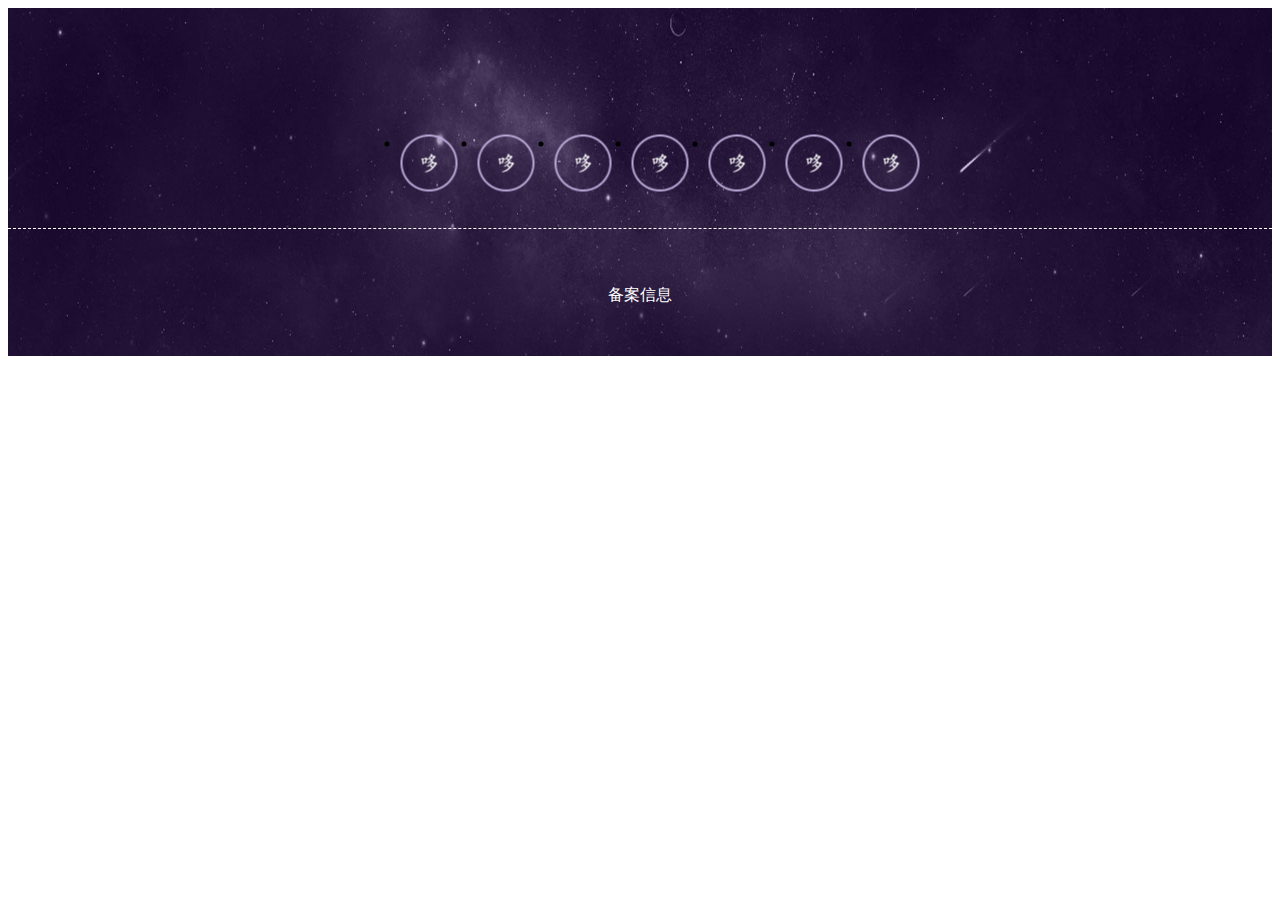
<file: footer.html>
<!DOCTYPE html>
<html>
	<head>
		<meta charset="UTF-8">
		<title></title>
		<!--<link rel="stylesheet" type="text/css" href="css/common.css"/>-->
		<link rel="stylesheet" type="text/css" href="css/footer.css">
		<!--<script src="js/jquery-1.12.4.min.js"></script>-->
		<script>
			$(function(){
				$(".music>li").each(function(k,v){
					$(v).css("background-image","url(img/images/yinyue_"+ k +".png)").click(function(){
						var aud = $("<audio autoplay='autoplay' src='music/sound0"+ k +".mp3'></audio>");
						$("body").append(aud);
						/*setTimeout(function(){
							aud.remove()
						},3000)*/
						aud.siblings("audio").remove();
					})
				})
			})
		</script>
	</head>
	<body>
		<div class="footer">
			<div class="container">
				<div class="section">
					<ul class="music clearfix">
						<li></li>
						<li></li>
						<li></li>
						<li></li>
						<li></li>
						<li></li>
						<li></li>
					</ul>
				</div>
				<p>备案信息</p>
			</div>
		</div>
	</body>
</html>
</file>
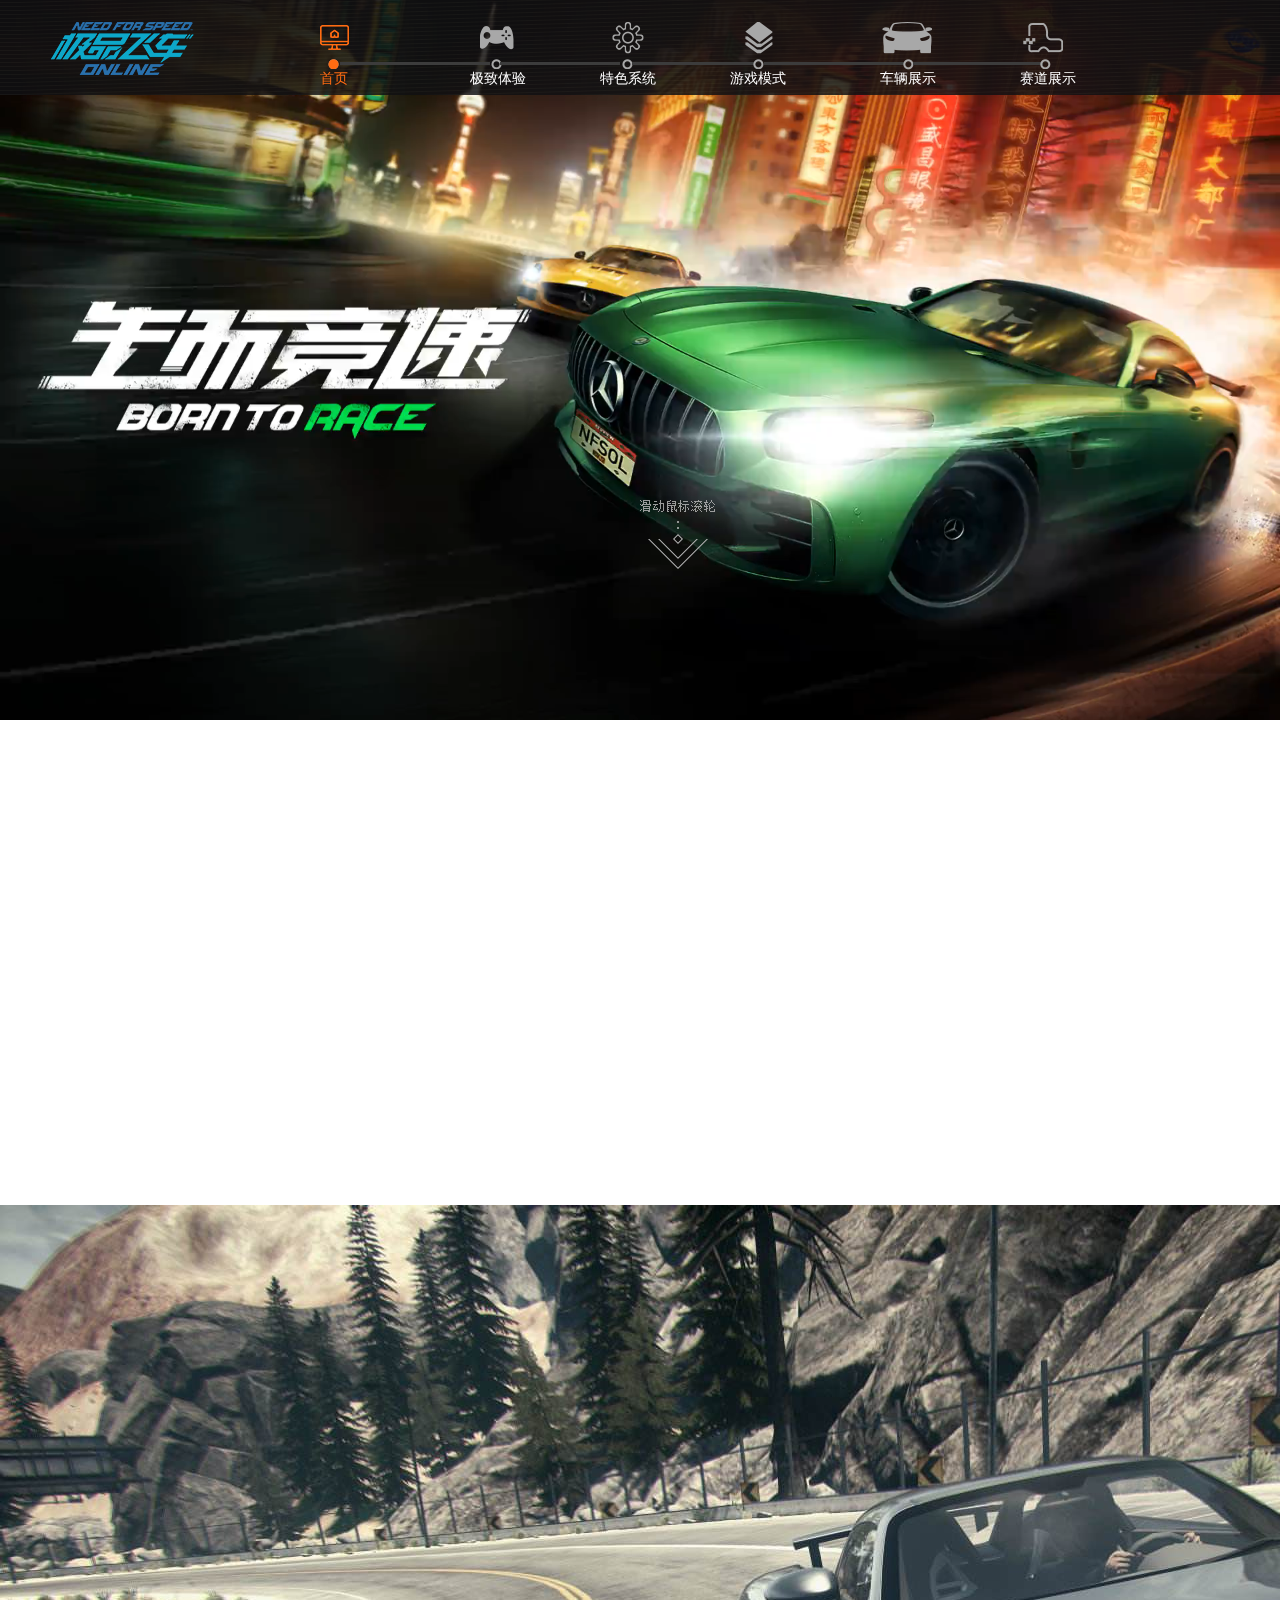
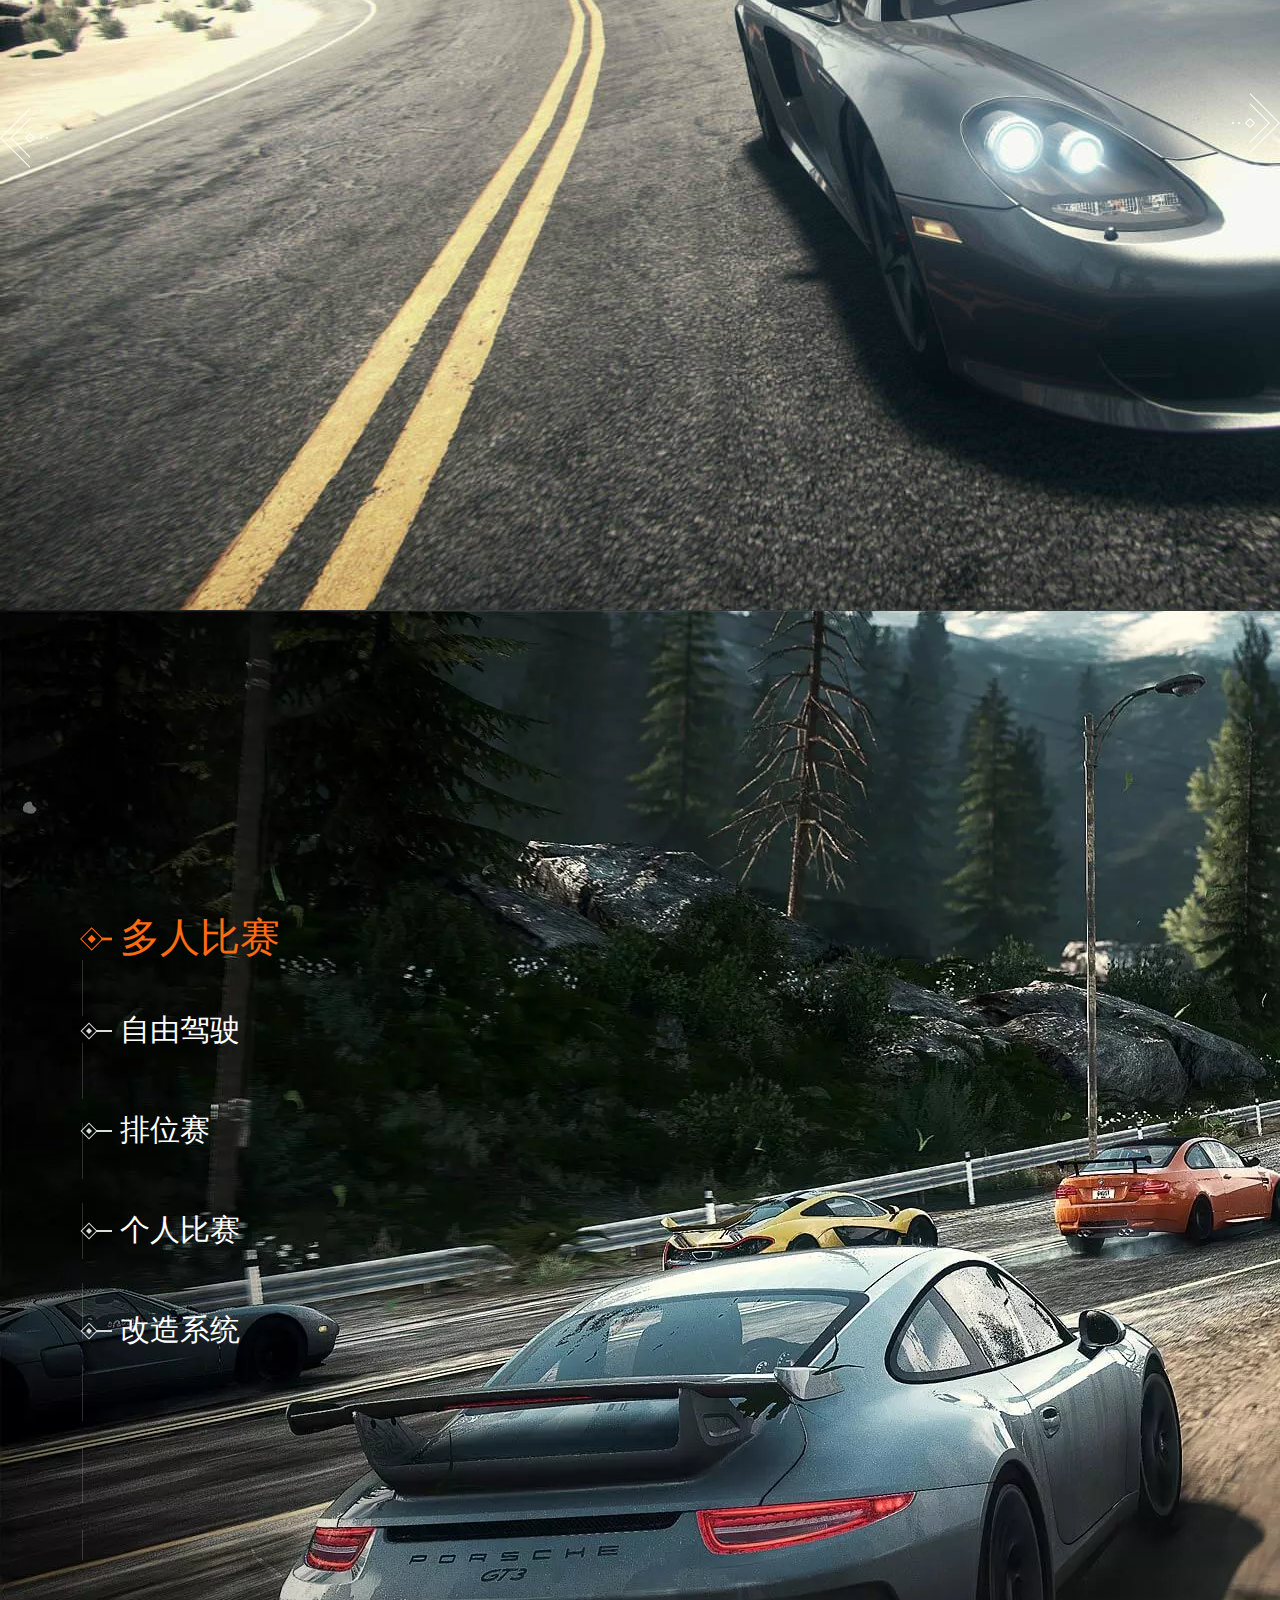
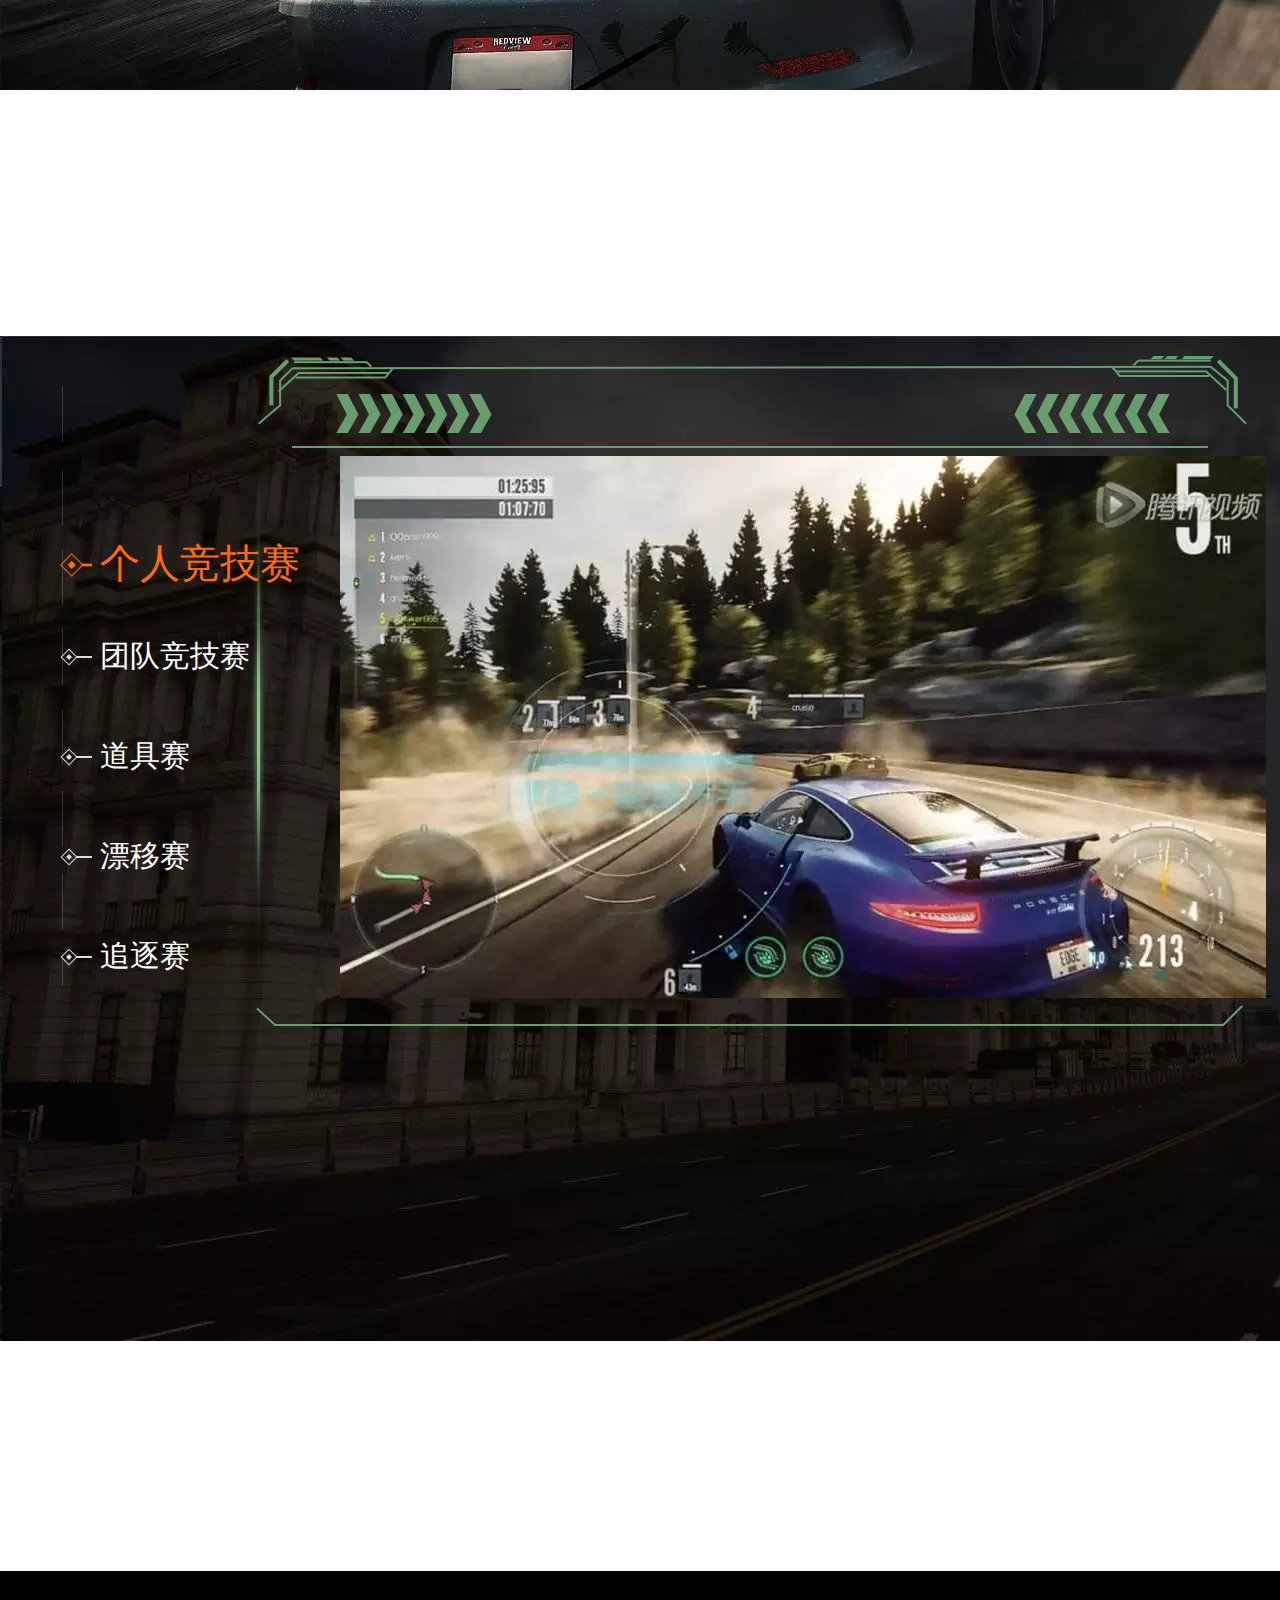
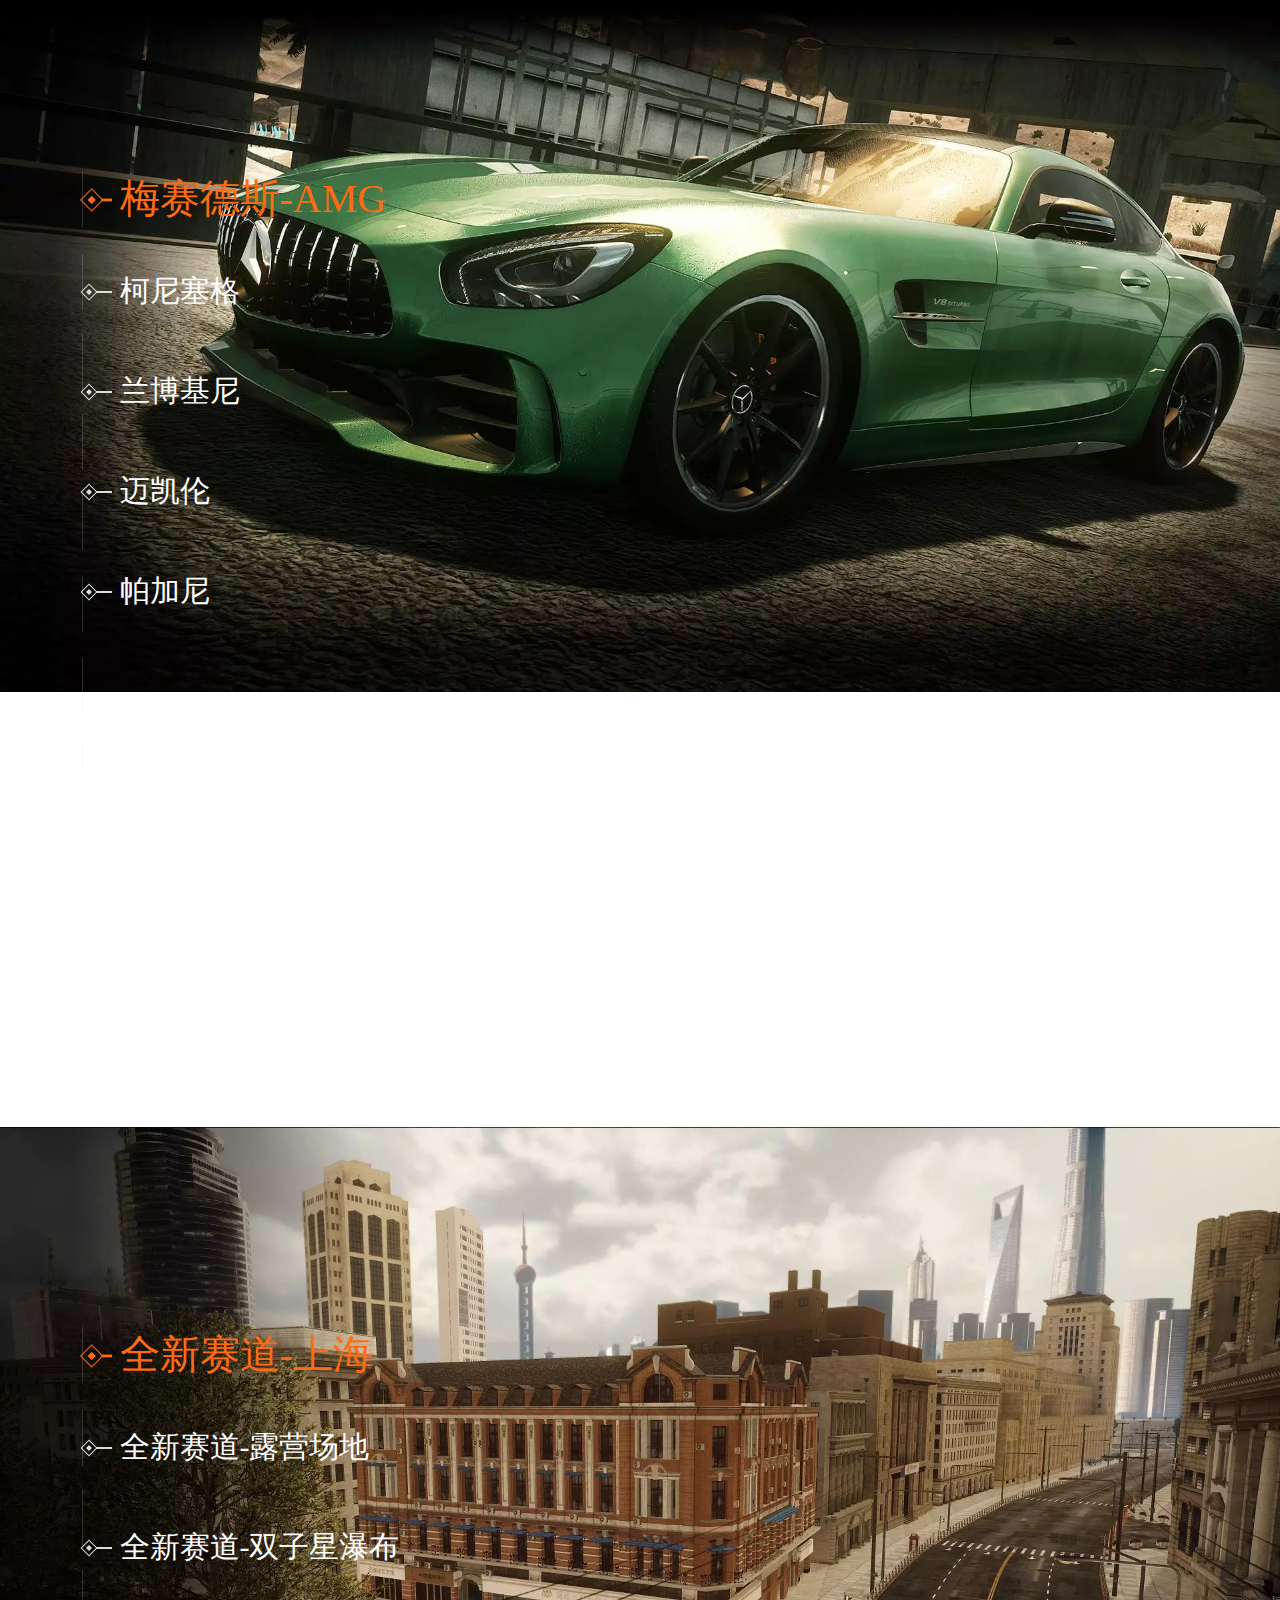
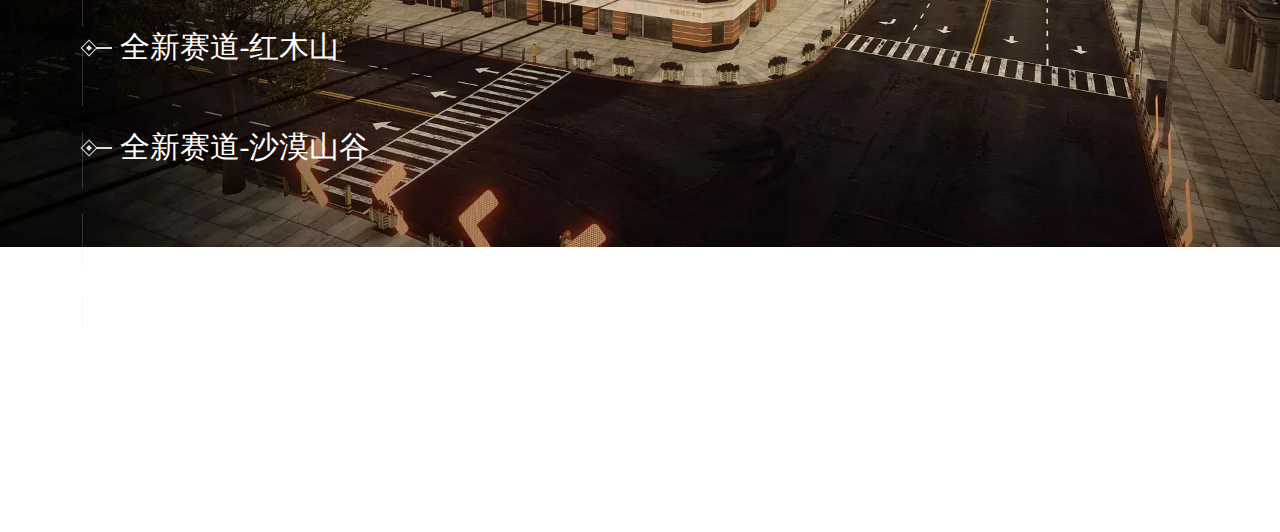
<file: noe.html>
<!DOCTYPE html>
<html>

	<head>
		<meta charset="UTF-8">
		<title></title>
		<script type="text/javascript" src="js/jquery-1.12.4.js">
		</script>
		<script type="text/javascript" src="js/noe.js">
		</script>
		<script src="js/mousewheel.js"></script>
		<script src="js/move.js"></script>
		<link rel="stylesheet" type="text/css" href="css/noe.css" />
		<link rel="stylesheet" type="text/css" href="css/common.css" />
	</head>
	<body>
		<div class="heide">
			<div class="top">
					<a href="index.html#00"><span></span></a>
					<ul>
						<li class="logo1">
							<i class="log2"></i>
							<i class="log1"></i>
							<i class="loog"></i>
							<i class="tis">首页</i>
						</li>
						<li class="logo2">
							<i class="log2"></i>
							<i class="log1"></i>
							<i class="loog"></i>
							<i class="tis">极致体验</i>
						</li>
						<li class="logo3">
							<i class="log2"></i>
							<i class="log1"></i>
							<i class="loog"></i>
							<i class="tis">特色系统</i>
						</li>
						<li class="logo4">
							<i class="log2"></i>
							<i class="log1"></i>
							<i class="loog"></i>
							<i class="tis">游戏模式</i>
						</li>
						<li class="logo5">
							<i class="log2"></i>
							<i class="log1"></i>
							<i class="loog"></i>
							<i class="tis">车辆展示</i>
						</li>
						<li class="logo6">
							<i class="log2"></i>
							<i class="log1"></i>
							<i class="tis">赛道展示</i>
						</li>
					</ul>
				</div>
		</div>
		<div class="box">
			<div class="one">
				<i class="xial"></i>
				<div class="vid zhp">
					<video width="100%" height="" loop autoplay preload="meta">
						<!-- 带有H。264视频编码和AAC音频编码的MPEG4文件-->
						<source src="img/video.mp4" type="video/mp4"></source>
						当前浏览器不支持 video直接播放，点击这里下载视频：
						<a href="myvideo.webm">下载视频</a>
					</video>
				</div>
				<div class="two zhp">
					<i class="bleft"></i>
					<i class="bright"></i>
					<ul class="lub">
						<li>
							<img src="img/timg (1).jpg" alt="" />
						</li>
						<li>
							<img src="img/timg.jpg" alt="" />
						</li>
						<li>
							<img src="img/timg (3).jpg" alt="" />
						</li>
						<li>
							<img src="img/timg (1).jpg" alt="" />
						</li>
					</ul>
				</div>
				<div class="jiz zhp">
					<ul class="s3">
						<div class="s3-1 s">
							<img src="img/s3-1_01.jpg" alt="" />
							<img src="img/s3-1_02.jpg" alt="" />
						</div>
						<div class="s3-2 s">
							<img src="img/s3-2_01.jpg" alt="" />
							<img src="img/s3-2_02.jpg" alt="" />
						</div>
						<div class="s3-3 s">
							<img src="img/s3-3_01.jpg" alt="" />
							<img src="img/s3-3_02.jpg" alt="" />
						</div>
						<div class="s3-4 s">
							<img src="img/s3-4_01.jpg" alt="" />
							<img src="img/s3-4_02.jpg" alt="" />
						</div>
						<div class="s3-5 s">
							<img src="img/s3-5_01.jpg" alt="" />
							<img src="img/s3-5_02.jpg" alt="" />
						</div>
						<i class="linl"></i>
						<li class="on1">
							<i class="lo2"></i>
							<i class="lo1"></i>
							<i>多人比赛</i>
						</li>
						<li class="on2">
							<i class="lo2"></i>
							<i class="lo1"></i>
							<i>自由驾驶</i>
						</li>
						<li class="on3">
							<i class="lo2"></i>
							<i class="lo1"></i>
							<i>排位赛</i>
						</li>
						<li class="on4">
							<i class="lo2"></i>
							<i class="lo1"></i>
							<i>个人比赛</i>
						</li>
						<li class="on5">
							<i class="lo2"></i>
							<i class="lo1"></i>
							<i>改造系统</i>
						</li>
					</ul>
				</div>
				<div class="mos zhp">
					<ul class="nose">
						<div class="tup1">
							<img src="img/play-box.png" alt="" />
							<img src="img/play-img1.jpg" alt=""  class="ba1 bb"/>
							<img src="img/play-img2.jpg" alt=""  class="ba2 bb"/>
							<img src="img/play-img3.jpg" alt=""  class="ba3 bb"/>
							<img src="img/play-img4.jpg" alt="" class="ba4 bb" />
							<img src="img/play-img5.jpg" alt=""  class="ba5 bb"/>
						</div>
						<i class="linl"></i>
						<li class="wn1">
							<i class="wo2"></i>
							<i class="wo1"></i>
							<i>个人竞技赛</i>
						</li>
						<li class="wn2">
							<i class="wo2"></i>
							<i class="wo1"></i>
							<i>团队竞技赛</i>
						</li>
						<li class="wn3">
							<i class="wo2"></i>
							<i class="wo1"></i>
							<i>道具赛</i>
						</li>
						<li class="wn4">
							<i class="wo2"></i>
							<i class="wo1"></i>
							<i>漂移赛</i>
						</li>
						<li class="wn5">
							<i class="wo2"></i>
							<i class="wo1"></i>
							<i>追逐赛</i>
						</li>
					</ul>
				</div>
				<div class="chel zhp">
					<ul class="s4">
						<div class="s4-1 s">
							<img src="img/s5-1-1.jpg" alt="" />
							<img src="img/s5-1-2.jpg" alt="" />
							<img src="img/s5-1-3.jpg" alt="" />
						</div>
						<div class="s4-2 s">
							<img src="img/s5-2-1.jpg" alt="" />
							<img src="img/s5-2-2.jpg" alt="" />
							<img src="img/s5-2-3.jpg" alt="" />
						</div>
						<div class="s4-3 s">
							<img src="img/s5-3-1.jpg" alt="" />
							<img src="img/s5-3-2.jpg" alt="" />
							<img src="img/s5-3-3.jpg" alt="" />
						</div>
						<div class="s4-4 s">
							<img src="img/s5-4-1.jpg" alt="" />
							<img src="img/s5-4-2.jpg" alt="" />
							<img src="img/s5-4-3.jpg" alt="" />
						</div>
						<div class="s4-5 s">
							<img src="img/s5-5-1.jpg" alt="" />
							<img src="img/s5-5-2.jpg" alt="" />
							<img src="img/s5-5-3.jpg" alt="" />
						</div>
						<i class="linl"></i>
						<li class="an1">
							<i class="ao2"></i>
							<i class="ao1"></i>
							<i>梅赛德斯-AMG</i>
						</li>
						<li class="an2">
							<i class="ao2"></i>
							<i class="ao1"></i>
							<i>柯尼塞格</i>
						</li>
						<li class="an3">
							<i class="ao2"></i>
							<i class="ao1"></i>
							<i>兰博基尼</i>
						</li>
						<li class="an4">
							<i class="ao2"></i>
							<i class="ao1"></i>
							<i>迈凯伦</i>
						</li>
						<li class="an5">
							<i class="ao2"></i>
							<i class="ao1"></i>
							<i>帕加尼</i>
						</li>
					</ul>
				</div>
				<div class="saido zhp">
					<ul class="s5">
						<div class="s5-1 s">
							<img src="img/s6-1-1.jpg" alt="" />
							<img src="img/s6-1-2.jpg" alt="" />
							<img src="img/s6-1-3.jpg" alt="" />
						</div>
						<div class="s5-2 s">
							<img src="img/s6-2-1.jpg" alt="" />
							<img src="img/s6-2-2.jpg" alt="" />
							<img src="img/s6-2-3.jpg" alt="" />
						</div>
						<div class="s5-3 s">
							<img src="img/s6-3-1.jpg" alt="" />
							<img src="img/s6-3-2.jpg" alt="" />
							<img src="img/s6-3-3.jpg" alt="" />
						</div>
						<div class="s5-4 s">
							<img src="img/s6-4-1.jpg" alt="" />
							<img src="img/s6-4-2.jpg" alt="" />
							<img src="img/s6-4-3.jpg" alt="" />
						</div>
						<div class="s5-5 s">
							<img src="img/s6-5-1.jpg" alt="" />
							<img src="img/s6-5-2.jpg" alt="" />
							<img src="img/s6-5-3.jpg" alt="" />
						</div>
						<i class="linl"></i>
						<li class="bn1">
							<i class="bo2"></i>
							<i class="bo1"></i>
							<i>全新赛道-上海</i>
						</li>
						<li class="bn2">
							<i class="bo2"></i>
							<i class="bo1"></i>
							<i>全新赛道-露营场地</i>
						</li>
						<li class="bn3">
							<i class="bo2"></i>
							<i class="bo1"></i>
							<i>全新赛道-双子星瀑布</i>
						</li>
						<li class="bn4">
							<i class="bo2"></i>
							<i class="bo1"></i>
							<i>全新赛道-红木山</i>
						</li>
						<li class="bn5">
							<i class="bo2"></i>
							<i class="bo1"></i>
							<i>全新赛道-沙漠山谷</i>
						</li>
					</ul>
				</div>
			</div>
		</div>
	</body>

</html>
</file>
<file: css/common.css>
/*公共样式*/
*{
	margin: 0;
	padding: 0;
}
ul,ol,li{
	list-style: none;
}
a{
	text-decoration: none;
}
img{
	border: 0 none;
	vertical-align: top;
}
i{
	font-style: normal;
}
input{
	outline: 0 none;
}
html,body{
	font: 16px "微软雅黑";
}
.container{
	width: 1120px;
	margin: 0 auto;
}

.fl{
	float: left;
}
.fr{
	float: right;
}
.clearfix::before , .clearfix::after{
	content: '';
	display: table;
}
.clearfix::after{
	clear: both;
}
.clearfix{
	zoom: 1;
}
.show{
	display: block;
}
.hide{
	display: none;
}

@keyframes su-pudding {
	0% {
	    transform: scale(1.2, 0.8);
	}
	1% {
	    transform: scale(1.18, 0.82);
	}
	2% {
	    transform: scale(1.16, 0.84);
	}
	3% {
	    transform: scale(1.13, 0.87);
	}
	4% {
	    transform: scale(1.1, 0.9);
	}
	5% {
	    transform: scale(1.07, 0.93);
	}
	6% {
	    transform: scale(1.04, 0.96);
	}
	7% {
	    transform: scale(1.01, 0.99);
	}
	8% {
	    transform: scale(0.99, 1.01);
	}
	9% {
	    transform: scale(0.97, 1.03);
	}
	10% {
	    transform: scale(0.95, 1.05);
	}
	11% {
	    transform: scale(0.94, 1.06);
	}
	12% {
	    transform: scale(0.93, 1.07);
	}
	13% {
	    transform: scale(0.93, 1.07);
	}
	14% {
	    transform: scale(0.93, 1.07);
	}
	15% {
	    transform: scale(0.93, 1.07);
	}
	16% {
	    transform: scale(0.94, 1.06);
	}
	17% {
	    transform: scale(0.94, 1.06);
	}
	18% {
	    transform: scale(0.95, 1.05);
	}
	19% {
	    transform: scale(0.96, 1.04);
	}
	20% {
	    transform: scale(0.98, 1.02);
	}
	21% {
	    transform: scale(0.99, 1.01);
	}
	22% {
	    transform: scale(1, 1);
	}
	23% {
	    transform: scale(1, 1);
	}
	24% {
	    transform: scale(1.01, 0.99);
	}
	25% {
	    transform: scale(1.02, 0.98);
	}
	26% {
	    transform: scale(1.02, 0.98);
	}
	27% {
	    transform: scale(1.02, 0.98);
	}
	28% {
	    transform: scale(1.03, 0.97);
	}
	29% {
	    transform: scale(1.03, 0.97);
	}
	30% {
	    transform: scale(1.02, 0.98);
	}
	31% {
	    transform: scale(1.02, 0.98);
	}
	32% {
	    transform: scale(1.02, 0.98);
	}
	33% {
	    transform: scale(1.02, 0.98);
	}
	34% {
	    transform: scale(1.01, 0.99);
	}
	35% {
	    transform: scale(1.01, 0.99);
	}
	36% {
	    transform: scale(1.01, 0.99);
	}
	37% {
	    transform: scale(1, 1);
	}
	38% {
	    transform: scale(1, 1);
	}
	39% {
	    transform: scale(1, 1);
	}
	40% {
	    transform: scale(0.99, 1.01);
	}
	41% {
	    transform: scale(0.99, 1.01);
	}
	42% {
	    transform: scale(0.99, 1.01);
	}
	43% {
	    transform: scale(0.99, 1.01);
	}
	44% {
	    transform: scale(0.99, 1.01);
	}
	45% {
	    transform: scale(0.99, 1.01);
	}
	46% {
	    transform: scale(0.99, 1.01);
	}
	47% {
	    transform: scale(0.99, 1.01);
	}
	48% {
	    transform: scale(0.99, 1.01);
	}
	49% {
	    transform: scale(1, 1);
	}
}
</file>
<file: css/footer.css>
/*footer-css*/
.footer{
	width: 100%;
	height: 348px;
	background: url(../img/images/yinyue_bg.jpg) no-repeat center;
	background-size: 100% 100%;
	position: relative;
}
.footer .section{
	width: 100%;
	height: 220px;
	border-bottom: 1px dashed white;
}
.footer .music{
	position: absolute;
	top: 40%;
	left: 50%;
	transform: translate(-50%,-50%);
}
.footer .music>li{
	float: left;
	width: 57px;
	height: 57px;
	margin: 0 10px;
	background: url(../img/images/yinyue_0.png) no-repeat 0 0;
	cursor: pointer;
}
.footer .music>li:hover{
	background-position: 0 -57px;
	animation: su-pudding 1s linear;
}
.footer p{
	color: white;
	text-align: center;
	line-height: 100px;
}
</file>
<file: css/noe.css>
*{
			padding: 0;
			margin: 0;
		}
		body{
	overflow: hidden;
}
		.box{
			width: 100%;
			position: relative;
		}
		.box .one{
			width: 100%;
			height: 100%;
			position: absolute;
			top: 0;
			left: 0;
		}
		.one div{
			width: 100%;
			text-align: center;
		}
		.gon{
			color: #fe6b12;
		}
		.one{
			position: relative;
			width: 100%;
			height: 100%;
		}
		.one .xial{
			position: absolute;
			display: inline-block;
			width: 75px;
			height: 69px;
			background: url(../img/ts.png) no-repeat;
			top: 500px;
			left: 50%;
			animation: mymove 2s infinite;
		}
		@keyframes mymove {
    0%{transform: translate(0, 0);}
    50%{transform: translate(0, -50px);}
    100%{transform: translate(0, 0);}
 }
		.top{
			width: 100%;
			height: 95px;
			background: url(../img/dh.png) no-repeat;
			background-size: 100% 100%;
			position: fixed;
			z-index: 100;
		}
		.top span{
			position: absolute;
			top: 20px;
			left: 50px;
			display: inline-block;
			width: 145px;
			height: 59px;
			background: url(../img/logo.png) no-repeat;
		}
		.top i{
			display: inline-block;
		}
		.top>ul li{
			float: left;
			position: relative;
			margin-left: 120px;
		}
		.top>ul{
			position: absolute;
			top: 20px;
			left: 200px;
		}
		.top .loog{
			width: 150px;
			height: 3px;
			background: #3c3c3c;
			position: absolute;
			top: 42px;
			left: 20px;
		}
		.top .log1{
			position: absolute;
		}
		.top .log1,.top .log2{
			cursor: pointer;
		}
		.top .log2{
			position: absolute;
			display: none;
		}
		.logo1 .log1{
			width: 29px;
			height: 49px;
			background: url(../img/sp.png) no-repeat 0 -56px;
		}
		.logo1 .log2{
			width: 29px;
			height: 49px;
			background: url(../img/sp.png) no-repeat 0 -56px;
			/*display: none;*/
		}
		.logo1 .tis{
			width: 60px;
			font-size: 14px;
			color: #fe6b12;
			position: absolute;
			top: 50px;
			left: 0px;
			
		}
		.logo2 .log1{
			width: 39px;
			height: 49px;
			background: url(../img/sp.png) no-repeat -45px 0px;
			left: 160px;
		}
		.logo2 .log2{
			width: 39px;
			height: 49px;
			background: url(../img/sp.png) no-repeat -45px -56px;
			left: 160px;
		}
		.logo2 .loog{
			width: 120px;
			left: 180px;
		}
		.logo2 .tis{
			width: 60px;
			font-size: 14px;
			color: white;
			position: absolute;
			top: 50px;
			left: 150px;
		}
		.logo3 .log1{
			width: 39px;
			height: 49px;
			background: url(../img/sp.png) no-repeat -90px 0px;
			left: 290px;
		}
		.logo3 .log2{
			width: 39px;
			height: 49px;
			background: url(../img/sp.png) no-repeat -90px -56px;
			left: 290px;
		}
		.logo3 .loog{
			width: 122px;
			left: 312px;
		}
		.logo3 .tis{
			width: 60px;
			font-size: 14px;
			color: white;
			position: absolute;
			top: 50px;
			left: 280px;
		}
		.logo4 .log1{
			width: 39px;
			height: 49px;
			background: url(../img/sp.png) no-repeat -135px 0px;
			left: 420px;
		}
		.logo4 .log2{
			width: 39px;
			height: 49px;
			background: url(../img/sp.png) no-repeat -135px -56px;
			left: 420px;
		}
		.logo4 .loog{
			width: 140px;
			left: 444px;
		}
		.logo4 .tis{
			width: 60px;
			font-size: 14px;
			color: white;
			position: absolute;
			top: 50px;
			left: 410px;
		}
		.logo5 .log1{
			width: 52px;
			height: 55px;
			background: url(../img/sp.png) no-repeat -190px 0px;
			left: 560px;
		}
		.logo5 .log2{
			width: 52px;
			height: 55px;
			background: url(../img/sp.png) no-repeat -190px -56px;
			left: 560px;
		}
		.logo5 .loog{
			width: 130px;
			left: 593px;
		}
		.logo5 .tis{
			width: 60px;
			font-size: 14px;
			color: white;
			position: absolute;
			top: 50px;
			left: 560px;
		}
		.logo6 .tis{
			width: 60px;
			font-size: 14px;
			color: white;
			position: absolute;
			top: 50px;
			left: 700px;
		}
		.logo6 .log1{
			width: 49px;
			height: 49px;
			background: url(../img/sp.png) no-repeat -250px 0px;
			left: 700px;
		}
		.logo6 .log2{
			width: 49px;
			height: 49px;
			background: url(../img/sp.png) no-repeat -250px -56px;
			left: 700px;
		}
		.two{
			width: 100%;
			position: relative;
			overflow: hidden;
			top: 200px;
		}
		.two .bleft{
			display: inline-block;
			width: 48px;
			height: 60px;
			background: url(../img/left.png) no-repeat ;
			position: absolute;
			z-index: 10;
			top: 50%;
			left: 0;
			cursor: pointer;
		}
		.two .bright{
			display: inline-block;
			width: 48px;
			height: 60px;
			background: url(../img/right.png) no-repeat ;
			position: absolute;
			z-index: 10;
			top: 50%;
			margin-top: -15px;
			right: 0;
			cursor: pointer;
		}
		.two img{
			width: 1920px;
			height: 1080px;
		}
		.two li{
			float: left;
			position: relative;
		}
		.two ul{
			position: relative;
			width: 700%;
		}
		.two i{
			font-size: 30px;
			color: #fe6b12;
			position: absolute;
		}
		.two h2{
			position: absolute;
			top: 90px;
			left: 580px;
			color: white;
		}
		.two .i1{
			top: 350px;
			left: 200px;
		}
		.two .i2{
			top: 150px;
			left: 170px;
		}
		.jiz .s3{
			position: relative;
		}
		.jiz{
			margin-bottom: 1px;
			position: relative;
			top: 200px;
		}
		.s3 .s{
			position: absolute;
		}
		.s3 .s3-2{
			z-index: 10;
		}
		.s3 li{
			position: absolute;
			z-index: 40;
			font-size: 30px;
			color: white;
			left: 30px;
			cursor: pointer;
		}
		.s3 .linl{
			display: inline-block;
			width: 2px;
			height: 600px;
			background: url(../img/line.png) no-repeat;
			position: absolute;
			z-index: 10;
			top: 350px;
			left: 82px;
		}
		.s3 .on1{
			top: 300px;
			left: 80px;
		}
		.s3 .on2{
			top: 400px;
			left: 80px;
		}
		.s3 .on3{
			top: 500px;
			left: 80px;
		}
		.s3 .on4{
			top: 600px;
			left: 80px;
		}
		.s3 .on5{
			top: 700px;
			left: 80px;
		}
		.s3 .lo1{
			display: inline-block;
			width: 32px;
			height: 18px;
			background: url(../img/tb1.png) no-repeat;
			/*display: none;*/
		}
		.s3 .lo2{
			display: inline-block;
			width: 32px;
			height: 24px;
			background: url(../img/tb2.png) no-repeat;
			display: none;
		}
		.s3>.on1 .lo2{
			display: inline-block;
			width: 32px;
			height: 24px;
			background: url(../img/tb2.png) no-repeat;
		}
		.s3>.on1 .lo1{
			display: none;
		}
		.s3>.on1 i{
			font-size: 40px;
			color: #fe6b12;
		}
		/*游戏模式*/
		.mos{
			position: relative;
			width: 100%;
			height: 850px;
			background: url(../img/s4.jpg) no-repeat;
			top: 520px;
		}
		.nose{
			position: relative;
		}
		.nose li{
			position: absolute;
			z-index: 50;
			font-size: 30px;
			color: white;
			left: 60px;
			cursor: pointer;
		}
		.nose .linl{
			display: inline-block;
			width: 2px;
			height: 600px;
			background: url(../img/line.png) no-repeat;
			position: absolute;
			z-index: 10;
			top: 50px;
			left: 62px;
		}
		.nose .wn1{
			top: 200px;
			left: 60px;
		}
		.nose .wn2{
			top: 300px;
			left: 60px;
		}
		.nose .wn3{
			top: 400px;
			left: 60px;
		}
		.nose .wn4{
			top: 500px;
			left: 60px;
		}
		.nose .wn5{
			top: 600px;
			left: 60px;
		}
		.nose .wo1{
			display: inline-block;
			width: 32px;
			height: 18px;
			background: url(../img/tb1.png) no-repeat;
			/*display: none;*/
		}
		.nose .wo2{
			display: inline-block;
			width: 32px;
			height: 24px;
			background: url(../img/tb2.png) no-repeat;
			display: none;
		}
		.nose>.wn1 .wo2{
			display: inline-block;
			width: 32px;
			height: 24px;
			background: url(../img/tb2.png) no-repeat;
		}
		.nose>.wn1 .wo1{
			display: none;
		}
		.nose>.wn1 i{
			font-size: 40px;
			color: #fe6b12;
		}
		.nose .tup1{
			position: relative;
			top: 20px;
			left: 110px;
		}
		.tup1 .bb{
			position: absolute;
			z-index: 10;
			top: 100px;
			left: 230px;
		}
		.tup1 .ba1{
			z-index: 20;
		}
		/*跑车展示*/
		.chel .s4{
			position: relative;
		}
		.chel{
			margin-bottom: 1px;
			position: relative;
			top: 750px;
		}
		.chel img{
			width: 100%;
		}
		.s4 .s{
			position: absolute;
		}
		.s4 .s4-1{
			z-index: 10;
		}
		.s4 li{
			position: absolute;
			z-index: 10;
			font-size: 30px;
			color: white;
			left: 30px;
			cursor: pointer;
		}
		.s4 .linl{
			display: inline-block;
			width: 2px;
			height: 600px;
			background: url(../img/line.png) no-repeat;
			position: absolute;
			z-index: 10;
			top: 200px;
			left: 82px;
		}
		.s4 .an1{
			top: 200px;
			left: 80px;
		}
		.s4 .an2{
			top: 300px;
			left: 80px;
		}
		.s4 .an3{
			top: 400px;
			left: 80px;
		}
		.s4 .an4{
			top: 500px;
			left: 80px;
		}
		.s4 .an5{
			top: 600px;
			left: 80px;
		}
		.s4 .ao1{
			display: inline-block;
			width: 32px;
			height: 18px;
			background: url(../img/tb1.png) no-repeat;
			/*display: none;*/
		}
		.s4 .ao2{
			display: inline-block;
			width: 32px;
			height: 24px;
			background: url(../img/tb2.png) no-repeat;
			display: none;
		}
		.s4>.an1 .ao2{
			display: inline-block;
			width: 32px;
			height: 24px;
			background: url(../img/tb2.png) no-repeat;
		}
		.s4>.an1 .ao1{
			display: none;
		}
		.s4>.an1 i{
			font-size: 40px;
			color: #fe6b12;
		}
		/*赛道展示*/
		.saido .s5{
			position: relative;
		}
		.saido{
			margin-bottom: 1px;
			position: relative;
			top: 900px;
		}
		.saido img{
			width: 100%;
		}
		.s5 .s{
			position: absolute;
		}
		.s5 .s5-1{
			z-index: 10;
		}
		.s5 li{
			position: absolute;
			z-index: 10;
			font-size: 30px;
			color: white;
			left: 30px;
			cursor: pointer;
		}
		.s5 .linl{
			display: inline-block;
			width: 2px;
			height: 600px;
			background: url(../img/line.png) no-repeat;
			position: absolute;
			z-index: 10;
			top: 200px;
			left: 82px;
		}
		.s5 .bn1{
			top: 200px;
			left: 80px;
		}
		.s5 .bn2{
			top: 300px;
			left: 80px;
		}
		.s5 .bn3{
			top: 400px;
			left: 80px;
		}
		.s5 .bn4{
			top: 500px;
			left: 80px;
		}
		.s5 .bn5{
			top: 600px;
			left: 80px;
		}
		.s5 .bo1{
			display: inline-block;
			width: 32px;
			height: 18px;
			background: url(../img/tb1.png) no-repeat;
			/*display: none;*/
		}
		.s5 .bo2{
			display: inline-block;
			width: 32px;
			height: 24px;
			background: url(../img/tb2.png) no-repeat;
			display: none;
		}
		.s5>.bn1 .bo2{
			display: inline-block;
			width: 32px;
			height: 24px;
			background: url(../img/tb2.png) no-repeat;
		}
		.s5>.bn1 .bo1{
			display: none;
		}
		.s5>.bn1 i{
			font-size: 40px;
			color: #fe6b12;
		}
</file>
